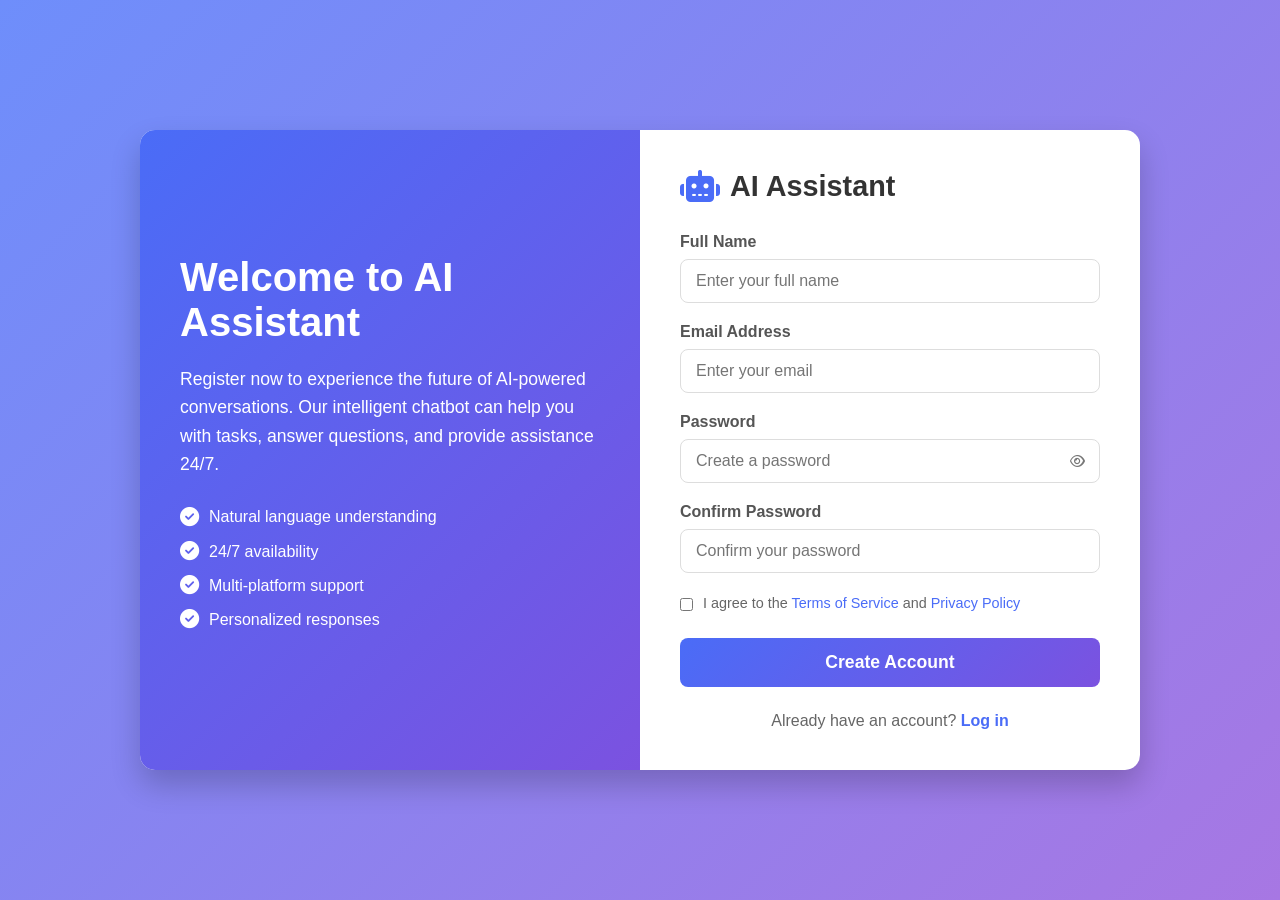
<file: index.html>
<!DOCTYPE html>
<html lang="en">
<head>
    <meta charset="UTF-8">
    <meta name="viewport" content="width=device-width, initial-scale=1.0">
    <title>Register | AI Chatbot</title>
    <link rel="stylesheet" href="style.css">
    <link rel="stylesheet" href="https://cdnjs.cloudflare.com/ajax/libs/font-awesome/6.4.0/css/all.min.css">
</head>
<body>
    <div class="container">
        <div class="left-panel">
            <h1>Welcome to AI Assistant</h1>
            <p>Register now to experience the future of AI-powered conversations. Our intelligent chatbot can help you with tasks, answer questions, and provide assistance 24/7.</p>
            <ul class="features">
                <li><i class="fas fa-check-circle"></i> Natural language understanding</li>
                <li><i class="fas fa-check-circle"></i> 24/7 availability</li>
                <li><i class="fas fa-check-circle"></i> Multi-platform support</li>
                <li><i class="fas fa-check-circle"></i> Personalized responses</li>
            </ul>
        </div>
        
        <div class="right-panel">
            <div class="logo">
                <i class="fas fa-robot"></i>
                <h2>AI Assistant</h2>
            </div>
            
            <form id="registrationForm">
                <div class="form-group">
                    <label for="fullName">Full Name</label>
                    <input type="text" id="fullName" class="form-control" placeholder="Enter your full name">
                    <div class="error" id="nameError">Please enter a valid name</div>
                </div>
                
                <div class="form-group">
                    <label for="email">Email Address</label>
                    <input type="email" id="email" class="form-control" placeholder="Enter your email">
                    <div class="error" id="emailError">Please enter a valid email address</div>
                </div>
                
                <div class="form-group">
                    <label for="password">Password</label>
                    <div class="password-container">
                        <input type="password" id="password" class="form-control" placeholder="Create a password">
                        <button type="button" class="toggle-password" id="togglePassword">
                            <i class="far fa-eye"></i>
                        </button>
                    </div>
                    <div class="error" id="passwordError">Password must be at least 8 characters</div>
                </div>
                
                <div class="form-group">
                    <label for="confirmPassword">Confirm Password</label>
                    <input type="password" id="confirmPassword" class="form-control" placeholder="Confirm your password">
                    <div class="error" id="confirmPasswordError">Passwords do not match</div>
                </div>
                
                <div class="terms">
                    <input type="checkbox" id="agreeTerms">
                    <label for="agreeTerms">I agree to the <a href="#">Terms of Service</a> and <a href="#">Privacy Policy</a></label>
                </div>
                <div class="error" id="termsError">You must agree to the terms and conditions</div>
                
                <button type="submit" class="btn">Create Account</button>
                
                <div class="login-link">
                    Already have an account? <a href="#">Log in</a>
                </div>
            </form>
        </div>
    </div>

    <script src="script.js"></script>
</body>

</html>
</file>
<file: style.css>
* {
    margin: 0;
    padding: 0;
    box-sizing: border-box;
    font-family: 'Segoe UI', Tahoma, Geneva, Verdana, sans-serif;
}

body {
    background: linear-gradient(135deg, #6e8efb, #a777e3);
    min-height: 100vh;
    display: flex;
    justify-content: center;
    align-items: center;
    padding: 20px;
}

.container {
    display: flex;
    max-width: 1000px;
    width: 100%;
    background: white;
    border-radius: 15px;
    box-shadow: 0 15px 30px rgba(0, 0, 0, 0.2);
    overflow: hidden;
}

.left-panel {
    flex: 1;
    background: linear-gradient(135deg, #4a6cf7, #7b52e0);
    color: white;
    padding: 40px;
    display: flex;
    flex-direction: column;
    justify-content: center;
}

.left-panel h1 {
    font-size: 2.5rem;
    margin-bottom: 20px;
    font-weight: 700;
}

.left-panel p {
    font-size: 1.1rem;
    line-height: 1.6;
    margin-bottom: 30px;
}

.features {
    list-style: none;
}

.features li {
    margin-bottom: 15px;
    display: flex;
    align-items: center;
}

.features i {
    margin-right: 10px;
    font-size: 1.2rem;
}

.right-panel {
    flex: 1;
    padding: 40px;
}

.logo {
    display: flex;
    align-items: center;
    margin-bottom: 30px;
}

.logo i {
    font-size: 2rem;
    color: #4a6cf7;
    margin-right: 10px;
}

.logo h2 {
    font-size: 1.8rem;
    color: #333;
}

.form-group {
    margin-bottom: 20px;
}

.form-group label {
    display: block;
    margin-bottom: 8px;
    font-weight: 600;
    color: #555;
}

.form-control {
    width: 100%;
    padding: 12px 15px;
    border: 1px solid #ddd;
    border-radius: 8px;
    font-size: 1rem;
    transition: all 0.3s;
}

.form-control:focus {
    border-color: #4a6cf7;
    box-shadow: 0 0 0 2px rgba(74, 108, 247, 0.2);
    outline: none;
}

.password-container {
    position: relative;
}

.toggle-password {
    position: absolute;
    right: 15px;
    top: 50%;
    transform: translateY(-50%);
    background: none;
    border: none;
    color: #777;
    cursor: pointer;
}

.terms {
    display: flex;
    align-items: flex-start;
    margin-bottom: 25px;
}

.terms input {
    margin-right: 10px;
    margin-top: 5px;
}

.terms label {
    font-size: 0.9rem;
    color: #666;
    line-height: 1.4;
}

.terms a {
    color: #4a6cf7;
    text-decoration: none;
}

.btn {
    display: block;
    width: 100%;
    padding: 14px;
    background: linear-gradient(135deg, #4a6cf7, #7b52e0);
    color: white;
    border: none;
    border-radius: 8px;
    font-size: 1.1rem;
    font-weight: 600;
    cursor: pointer;
    transition: all 0.3s;
}

.btn:hover {
    background: linear-gradient(135deg, #3a5ce5, #6a42d0);
    transform: translateY(-2px);
    box-shadow: 0 5px 15px rgba(74, 108, 247, 0.4);
}

.login-link {
    text-align: center;
    margin-top: 25px;
    color: #666;
}

.login-link a {
    color: #4a6cf7;
    text-decoration: none;
    font-weight: 600;
}

.error {
    color: #e74c3c;
    font-size: 0.9rem;
    margin-top: 5px;
    display: none;
}

@media (max-width: 768px) {
    .container {
        flex-direction: column;
    }
    
    .left-panel {
        padding: 30px;
    }
    
    .right-panel {
        padding: 30px;
    }
}
</file>
